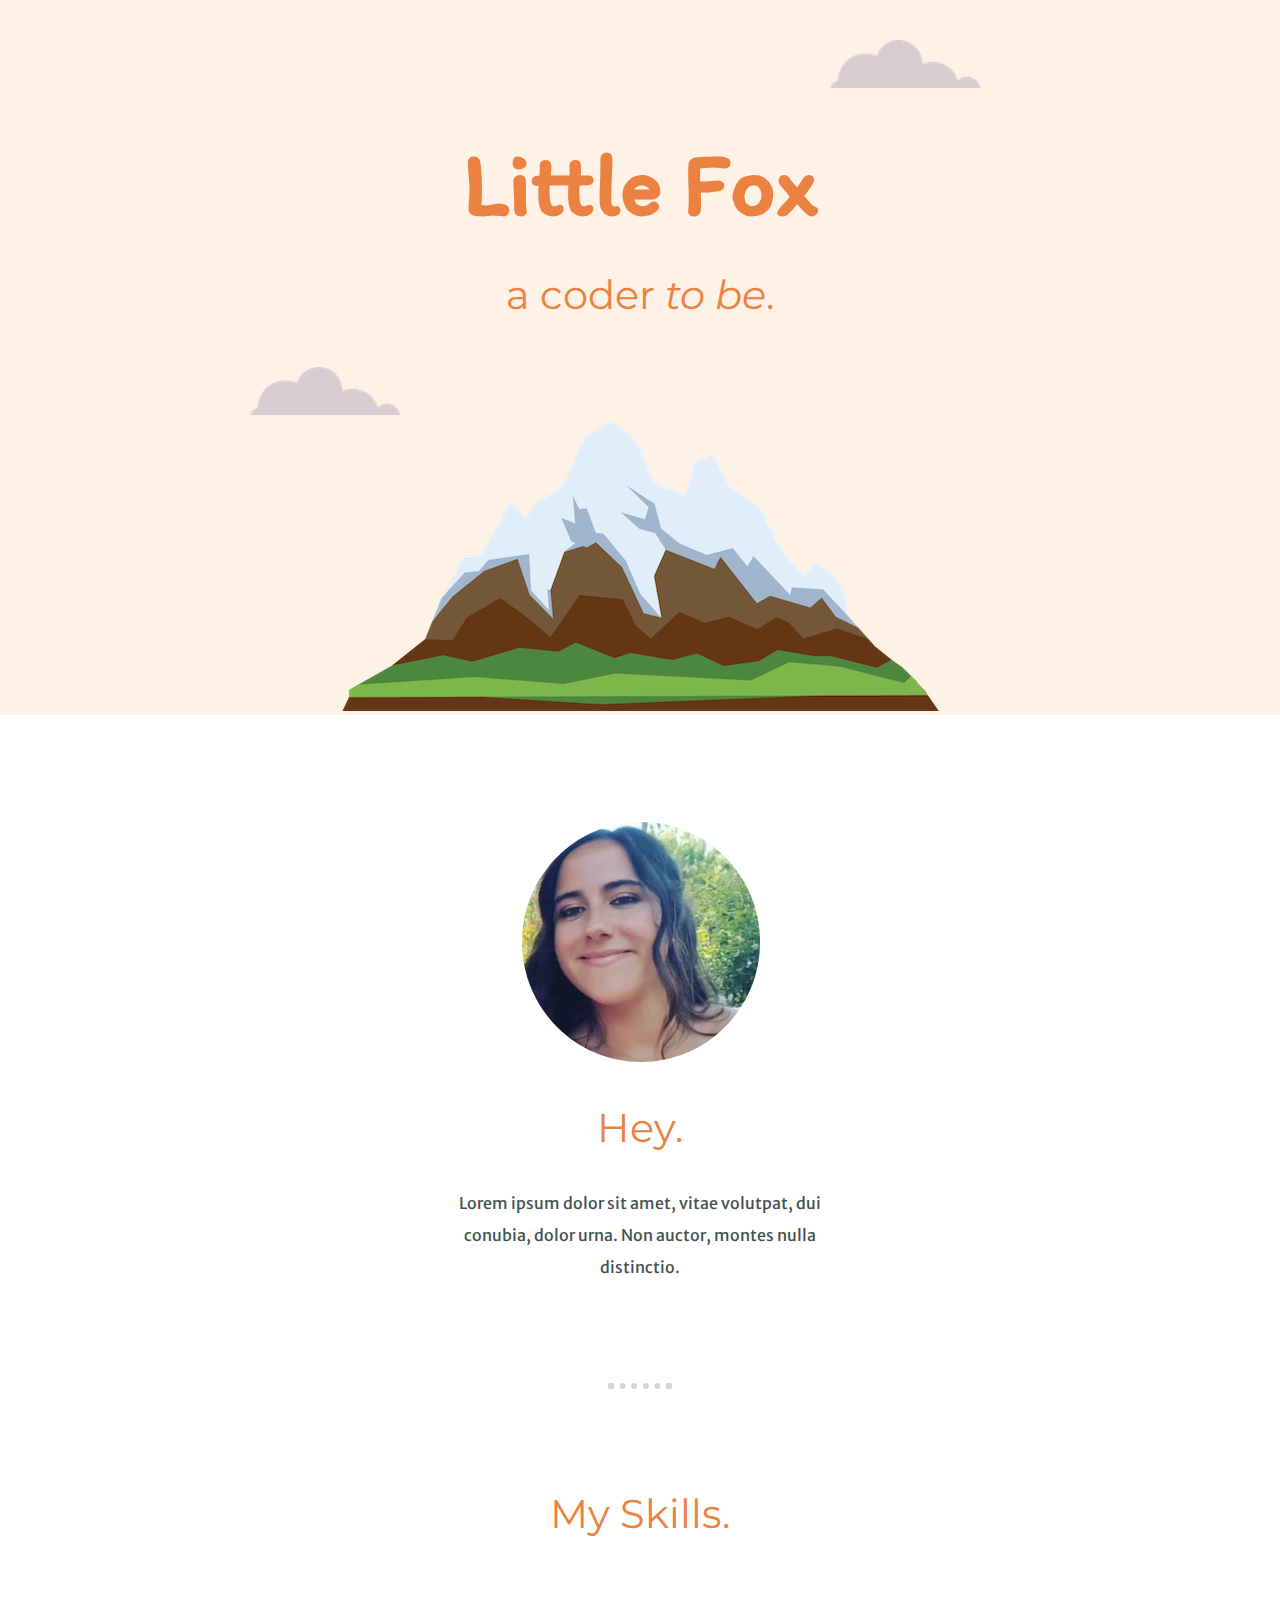
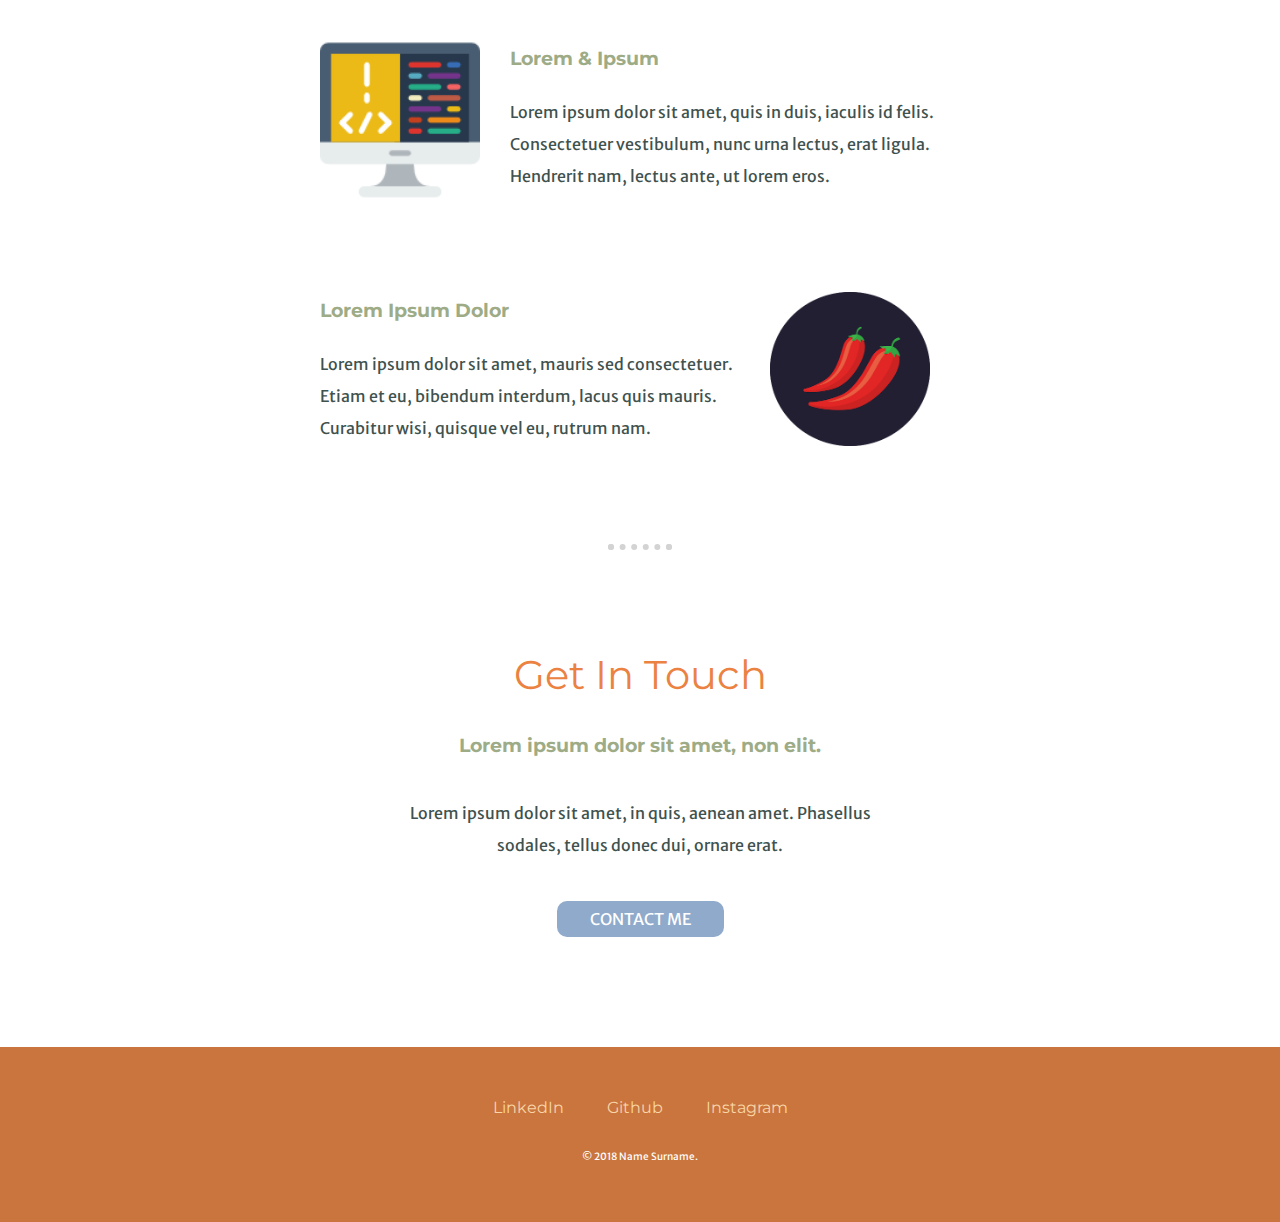
<file: index.html>
<!DOCTYPE html>
<html lang="en" dir="ltr">
  <head>
    <meta charset="utf-8">
    <title>Little Fox</title>
    <link rel="stylesheet" href="css/styles.css">
    <link rel="icon" href="images/favicon.ico">
    <link href="https://fonts.googleapis.com/css2?family=Itim&family=Merriweather+Sans:wght@300&family=Montserrat&display=swap" rel="stylesheet"
  </head>
  <body>
    <div class="top-container">
      <img class="top-cloud" src="images/cloud.png" alt="cloud-img">
      <h1>Little Fox</h1>
      <h2>
        a coder <em>to be</em>.
      </h2>
        <img class="bottom-cloud"src="images/cloud.png" alt="cloud-img">
        <img class="mountain" src="images/mountain.png" alt="mountain-img">
    </div>

    <div class="middle-container">
      <div class="profile">
        <img class="profile-img" src="images/jess.png" alt="profile-img">
        <h2>Hey.</h2>
        <p class="intro">Lorem ipsum dolor sit amet, vitae volutpat, dui conubia, dolor urna. Non auctor, montes nulla distinctio.</p>
      </div>
      <hr>
      <div class="skills">
        <h2>My Skills.</h2>
        <div class="skill-row">
          <img class="coding-img" src="images/coding.png" alt="coding-img">
          <h3>Lorem & Ipsum</h3>
          <p>Lorem ipsum dolor sit amet, quis in duis, iaculis id felis. Consectetuer vestibulum, nunc urna lectus, erat ligula. Hendrerit nam, lectus ante, ut lorem eros.</p>
        </div>
        <div class="skill-row">
          <img class="chillies-img" src="images/chillies.png" alt="chillies-img">
          <h3>Lorem Ipsum Dolor</h3>
          <p class="skills-second-text">Lorem ipsum dolor sit amet, mauris sed consectetuer. Etiam et eu, bibendum interdum, lacus quis mauris. Curabitur wisi, quisque vel eu, rutrum nam.</p>
        </div>
      </div>
      <hr>
      <div class="contact-me">
        <h2>Get In Touch</h2>
        <h3>Lorem ipsum dolor sit amet, non elit.</h3>
        <p class="contact-text">Lorem ipsum dolor sit amet, in quis, aenean amet. Phasellus sodales, tellus donec dui, ornare erat.</p>
        <a class="contact-button" href="mailto:test@noemail.com">CONTACT ME</a>
      </div>
    </div>


    <div class="bottom-container">
      <a class="footer-link" target="_blank" href="https://www.linkedin.com/">LinkedIn</a>
      <a class="footer-link" target="_blank" href="https://github.com/">Github</a>
      <a class="footer-link" target="_blank" href="https://www.instagram.com/">Instagram</a>
      <p class="copyright">© 2018 Name Surname.</p>
    </div>


  </body>
</html>
</file>
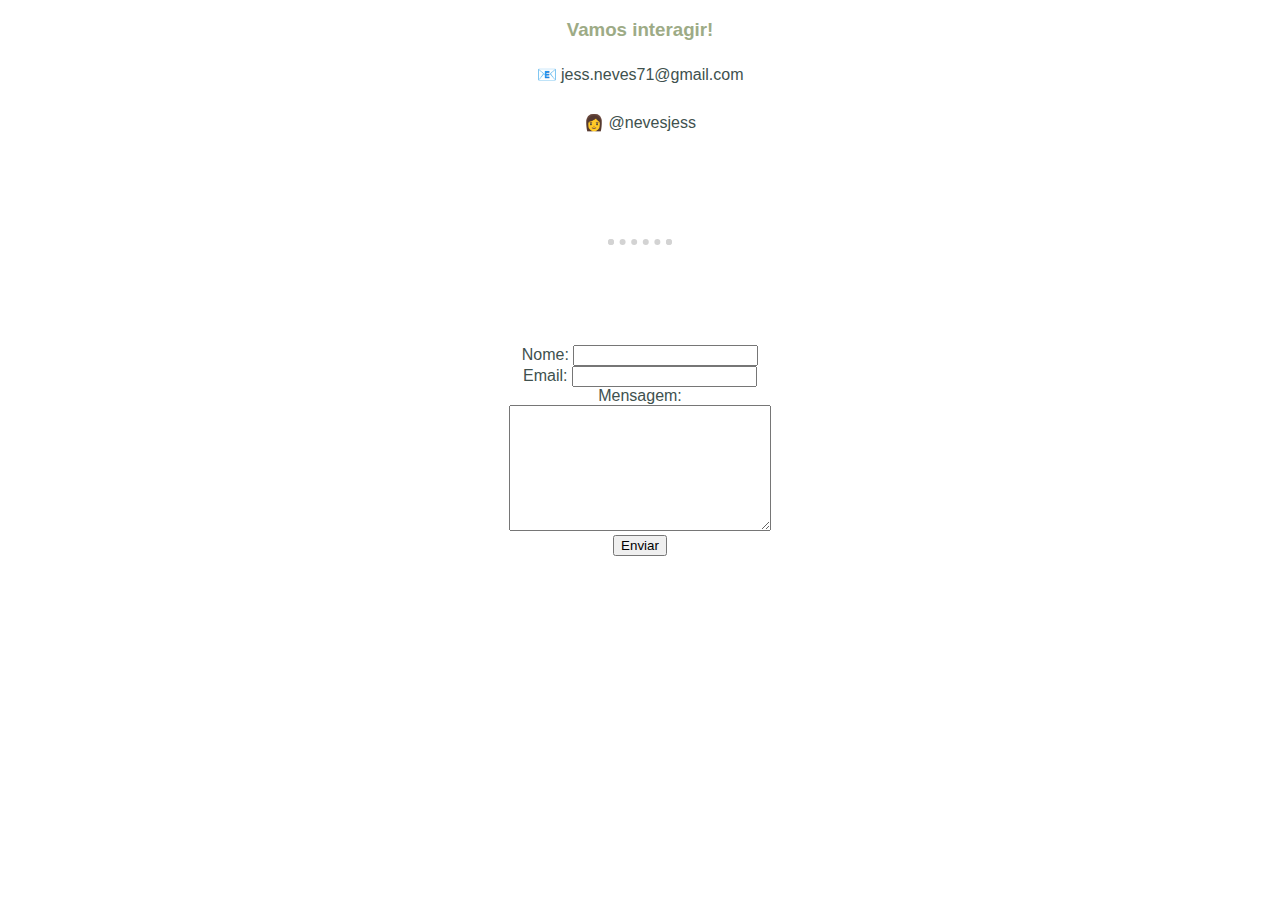
<file: contactos.html>
<!DOCTYPE html>
<html lang="en" dir="ltr">
  <head>
    <meta charset="utf-8">
    <title>Contactos</title>
    <link rel="stylesheet" href="css/styles.css">
  </head>
  <body>
    <h3>Vamos interagir!</h3>
        <p>📧 jess.neves71@gmail.com</p>
        <p>👩 @nevesjess</p>
        <hr>
        <form action="mailto:jess.neves71@gmail.com" method="post" enctype="text/plain">
          <label>Nome:</label>
          <input type="text" name="Nome" value=""><br>
          <label>Email:</label>
          <input type="email" name="Email" value=""><br>
          <label>Mensagem:</label><br>
          <textarea name="Mensagem:" rows="8" cols="30"></textarea><br>
          <input type="submit" name="Enviar" value="Enviar">
        </form>
  </body>
</html>
</file>
<file: css/styles.css>
body {
  margin: 0;
  text-align: center;
  color: #40514E;
  font-family: 'Merriweather Sans', sans-serif;
}

h1 {
  margin: 30px auto 0 auto;
  font-family: 'Itim', cursive;
  font-size: 562%;
  color: #EB8242;
}

h2 {
  font-family: 'Montserrat', sans-serif;
  font-size: 2.5rem;
  font-weight: normal;
  color: #EB8242;
  padding-bottom: 2px;
}

h3 {
  font-family: 'Montserrat', sans-serif;
  color: #9DAB86;
}

hr {
  border: dotted lightgrey 6px;
  border-bottom: none;
  width: 4%;
  margin: 100px auto;
}

p {
  line-height: 2;
}

a {
  margin: 10px 20px;
  font-family: 'Montserrat', sans-serif;
  color: #F9D5A7;
  text-decoration: none;
}

a:hover {
  color: #E6A157;
}

.top-container {
  background-color: #FEF1E6;
  position: relative;
  padding-top: 100px;
}

.top-cloud {
  position: absolute;
  right: 300px;
  top: 40px;
}

.bottom-cloud {
  position: absolute;
  left: 250px;
  bottom: 300px;
}

.middle-container {
  margin: 100px 0;
}

.intro {
  width: 30%;
  margin: auto;
}

.skills {
  margin: 90px auto 90px auto;
}

.skill-row {
  width: 50%;
  margin: 100px auto 100px auto;
  text-align: left;
  line-height: 2;
}

.coding-img {
  width: 25%;
  float: left;
  margin-right: 30px;
}

.chillies-img {
  width: 25%;
  float: right;
  margin-right: 30px;
}

.contact-text {
  margin: 40px auto 30px;
  width: 40%;
}

.contact-button {
  -webkit-border-radius: 20px;
  -moz-border-radius: 20px;
  border-radius: 10px;
  height: 1;
  line-height: 1;
  color: #FFFFFF;
  font-family: 'Merriweather Sans', sans-serif;
  width: 147px;
  font-size: 16px;
  padding: 10px;
  background-color: #90AACB;
  text-decoration: none;
  display: inline-block;
  cursor: pointer;
  text-align: center;
}

.contact-button:hover {
  background: #5586C5;
  -webkit-border-radius: 10px;
  -moz-border-radius: 10px;
  border-radius: 10px;
  text-decoration: none;
}

.bottom-container {
  background-color: #C9753D;
  padding: 50px 0 25px;
}

.copyright {
  color: white;
  font-family: 'Merriweather Sans', sans-serif;
  font-size: 10px;
  padding: 20px 0;
}
</file>
